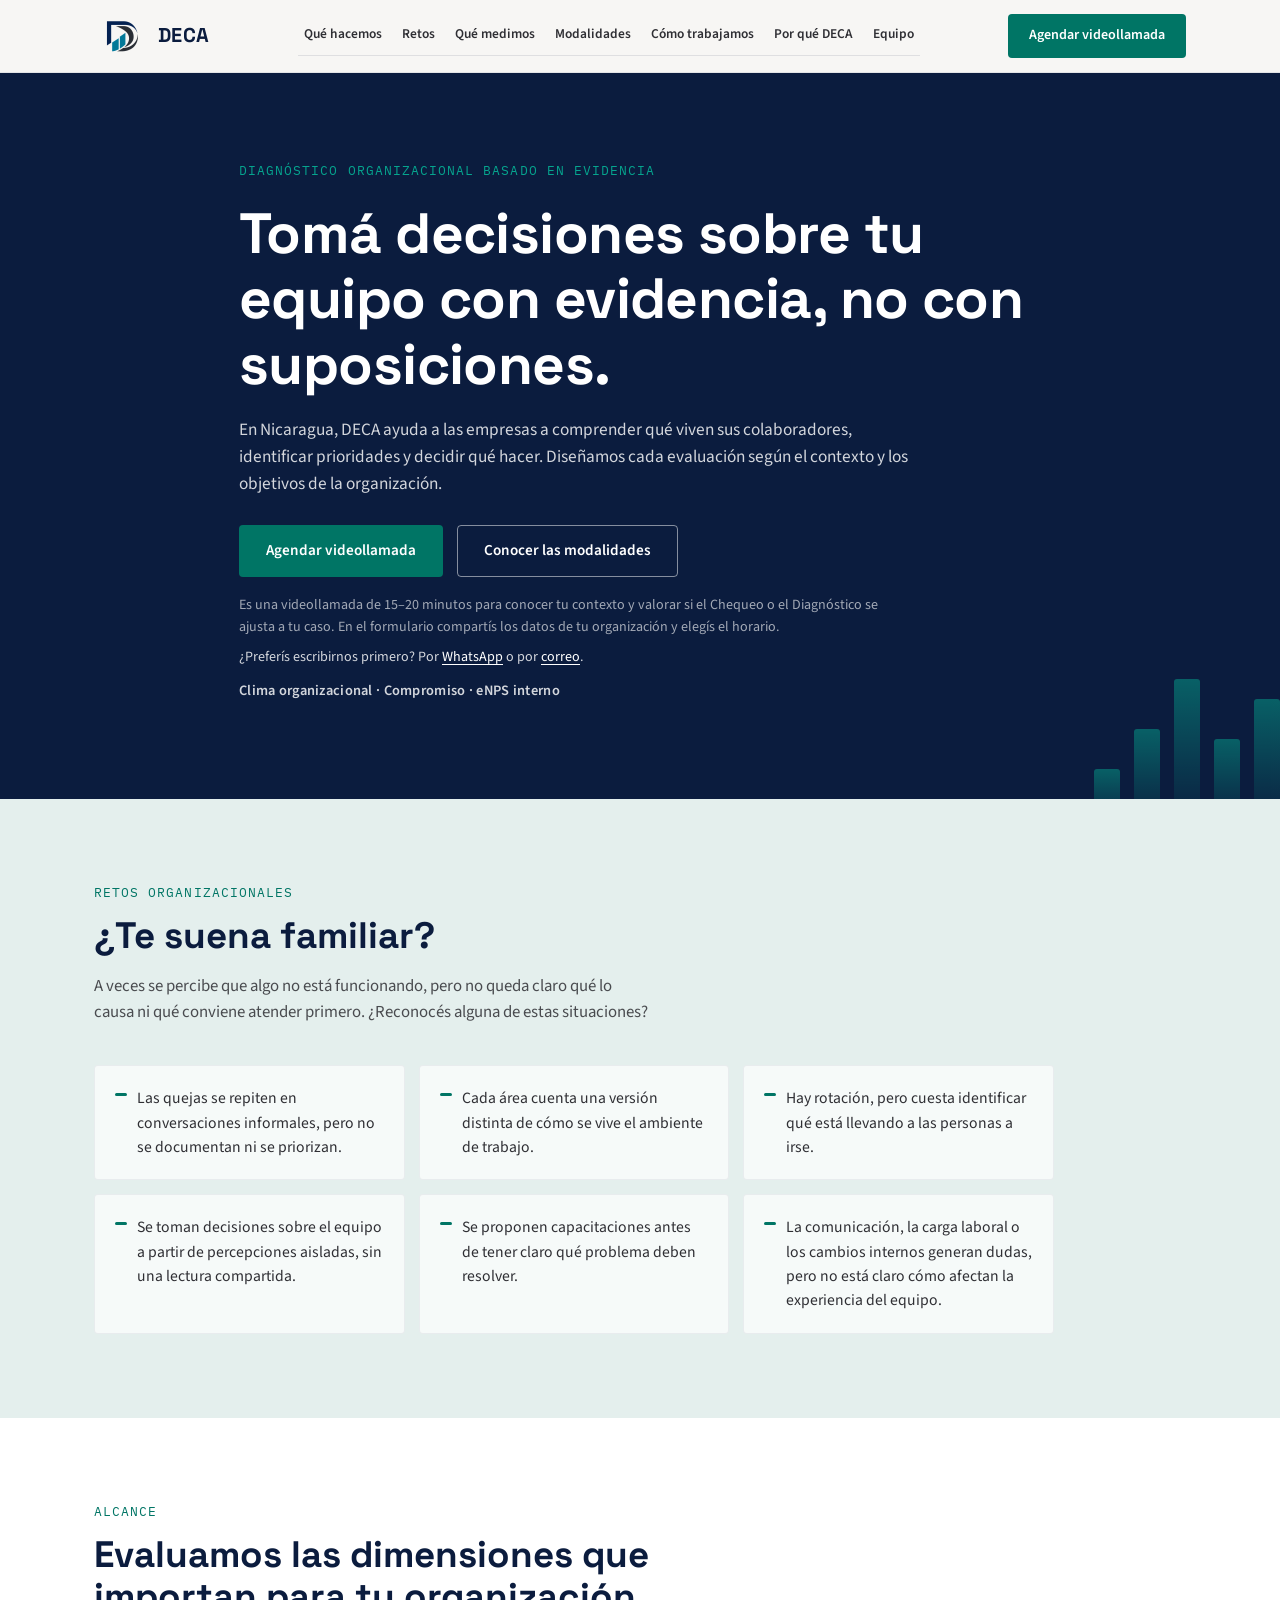
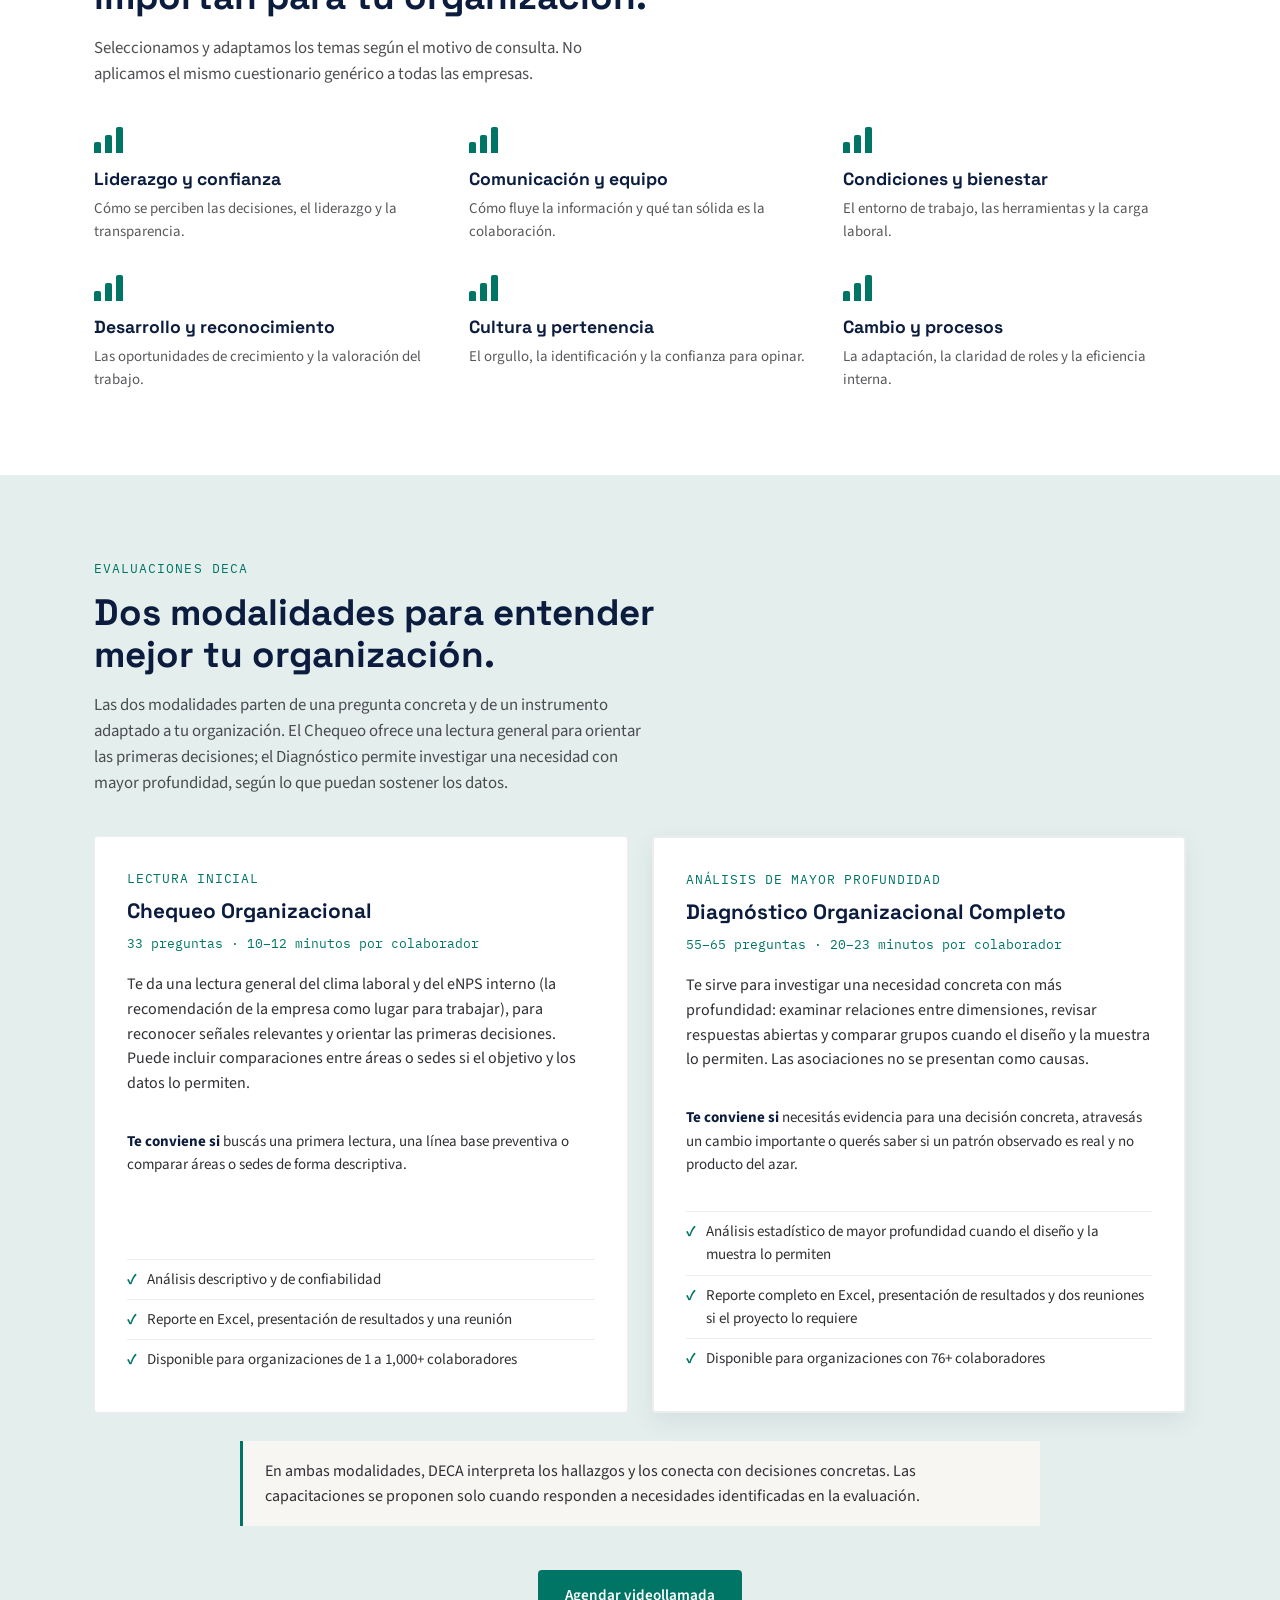
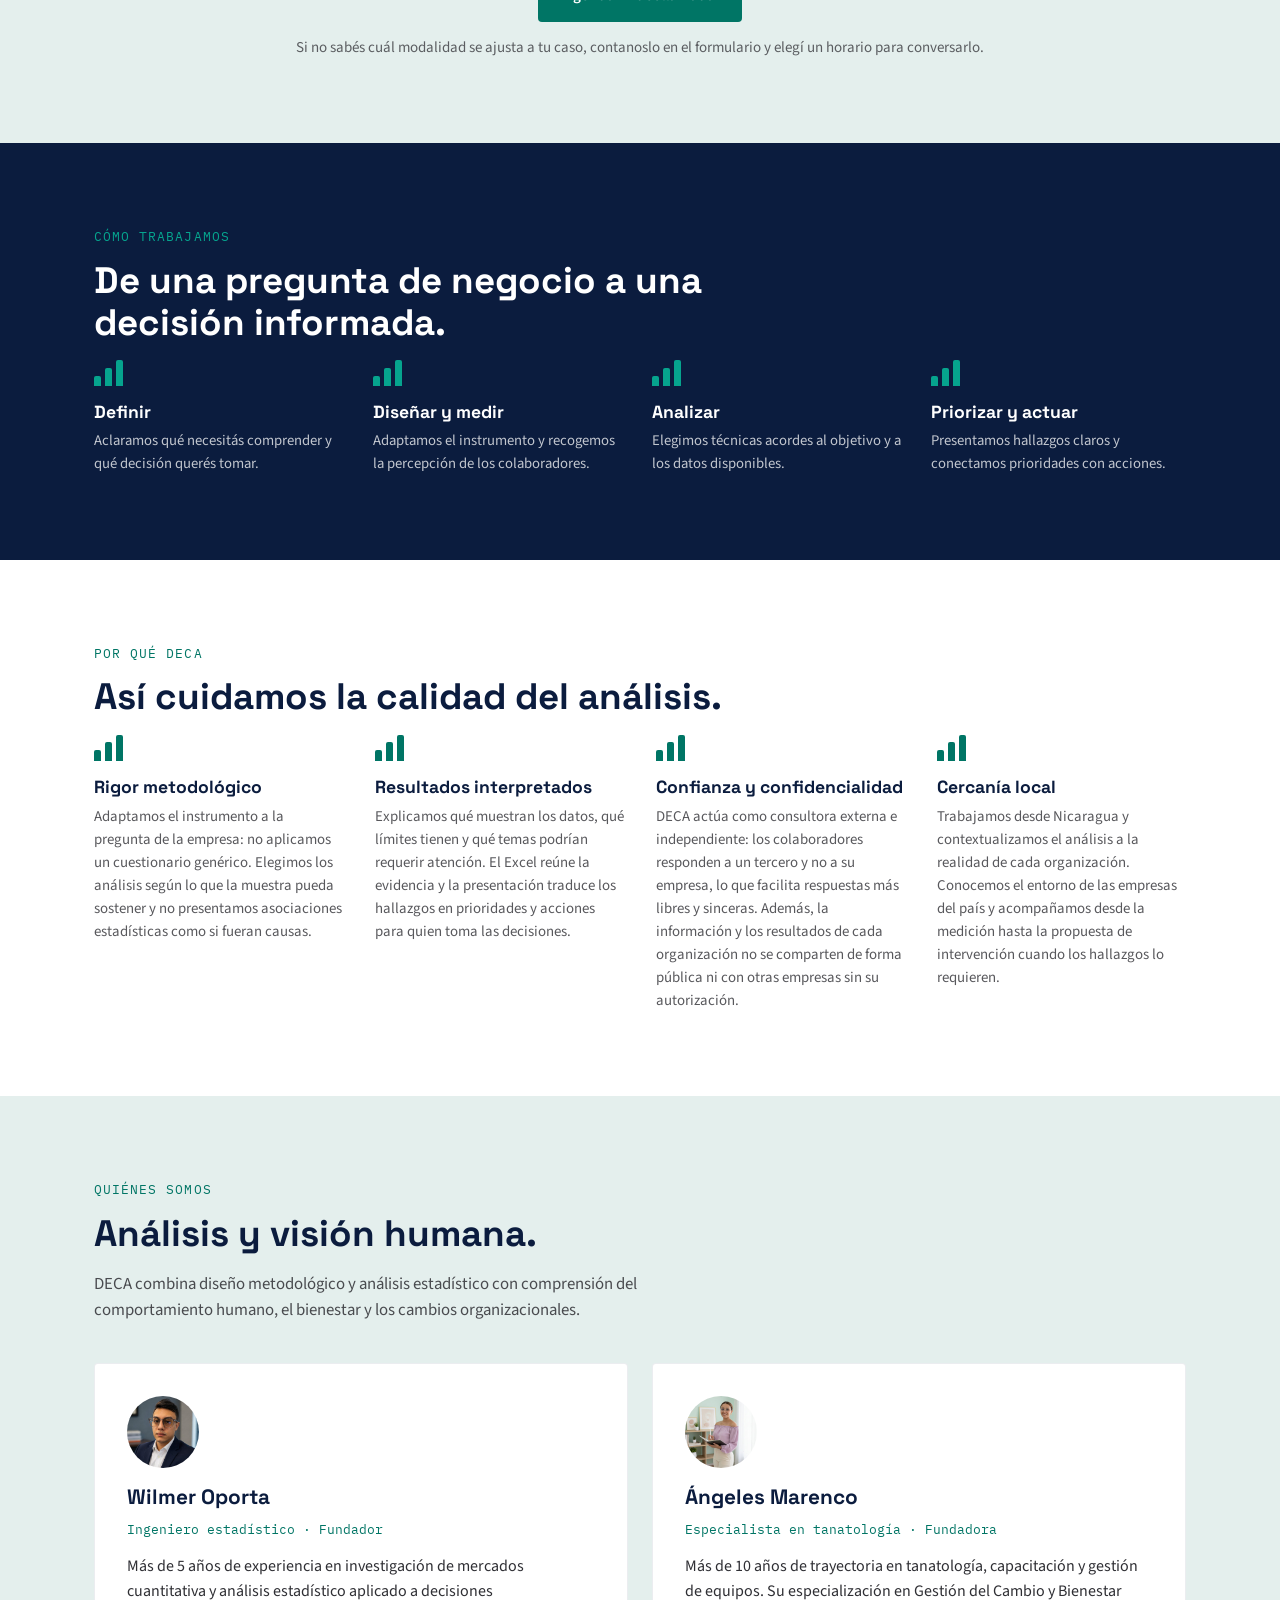
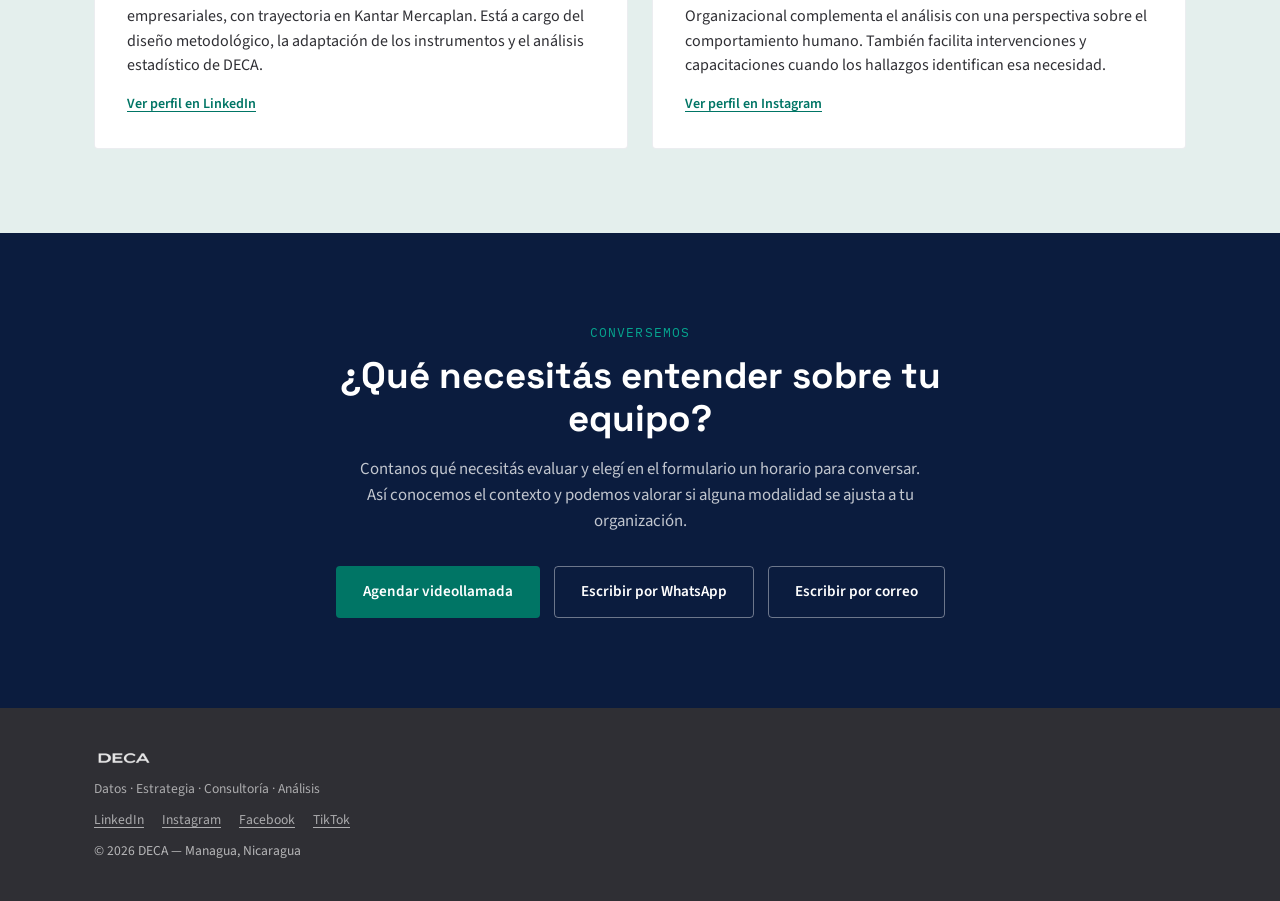
<file: index.html>
<!doctype html>
<html lang="es-NI">
<head>
  <meta charset="UTF-8">
  <meta name="viewport" content="width=device-width, initial-scale=1.0">
  <title>Diagnóstico organizacional en Nicaragua | DECA</title>
  <meta name="description" content="DECA ofrece diagnóstico organizacional y evaluación de clima laboral en Nicaragua. Medimos compromiso y eNPS para apoyar decisiones basadas en evidencia.">
  <meta name="theme-color" content="#0B1C3E">
  <meta property="og:type" content="website">
  <meta property="og:site_name" content="DECA">
  <meta property="og:locale" content="es_NI">
  <meta property="og:title" content="Diagnóstico organizacional en Nicaragua | DECA">
  <meta property="og:description" content="Convertí la percepción de tus colaboradores en evidencia para tomar decisiones organizacionales claras.">
  <meta property="og:url" content="https://wilmer-oporta.github.io/deca/">
  <meta property="og:image" content="https://wilmer-oporta.github.io/deca/assets/logo-full.png">
  <meta property="og:image:alt" content="Logotipo de DECA">
  <link rel="canonical" href="https://wilmer-oporta.github.io/deca/">
  <link rel="icon" type="image/png" sizes="48x48" href="assets/favicon-48.png">
  <link rel="icon" type="image/png" sizes="192x192" href="assets/favicon-192.png">
  <link rel="apple-touch-icon" sizes="180x180" href="assets/apple-touch-icon.png">
  <link rel="preconnect" href="https://fonts.googleapis.com">
  <link rel="preconnect" href="https://fonts.gstatic.com" crossorigin>
  <link href="https://fonts.googleapis.com/css2?family=Space+Grotesk:wght@400;500;600;700&family=Source+Sans+3:wght@400;500;600;700&family=IBM+Plex+Mono:wght@500&display=swap" rel="stylesheet">
  <link rel="stylesheet" href="style.css">

  <!-- Google tag (gtag.js) -->
  <script async src="https://www.googletagmanager.com/gtag/js?id=G-CRZ4WM6WJY"></script>
  <script>
    window.dataLayer = window.dataLayer || [];
    function gtag(){dataLayer.push(arguments);}
    gtag('js', new Date());
    gtag('config', 'G-CRZ4WM6WJY');
  </script>

  <script type="application/ld+json">
  {
    "@context": "https://schema.org",
    "@type": "Organization",
    "@id": "https://wilmer-oporta.github.io/deca/#organization",
    "name": "DECA",
    "alternateName": "Datos, Estrategia, Consultoría y Análisis",
    "url": "https://wilmer-oporta.github.io/deca/",
    "logo": {
      "@type": "ImageObject",
      "url": "https://wilmer-oporta.github.io/deca/assets/favicon-192.png",
      "width": 192,
      "height": 192
    },
    "description": "Firma nicaragüense especializada en diagnóstico organizacional, clima laboral y análisis basado en evidencia.",
    "email": "deca.investigacion@gmail.com",
    "telephone": "+50585721109",
    "sameAs": [
      "https://www.linkedin.com/company/deca-nicaragua/",
      "https://www.instagram.com/deca.investigacion/",
      "https://www.facebook.com/deca.investigacion",
      "https://www.tiktok.com/@laotravariablebydeca"
    ]
  }
  </script>
</head>
<body>
  <a class="skip-link" href="#contenido">Saltar al contenido</a>

  <header class="site-header">
    <div class="wrap header-inner">
      <a href="#inicio" class="brand" aria-label="DECA, inicio">
        <img src="assets/logo-icon.png" alt="" class="brand-mark" width="54" height="36">
        <span class="brand-word">DECA</span>
      </a>
      <nav class="site-nav" aria-label="Navegación principal">
        <a href="#inicio">Qué hacemos</a>
        <a href="#retos">Retos</a>
        <a href="#que-medimos">Qué medimos</a>
        <a href="#modalidades">Modalidades</a>
        <a href="#proceso">Cómo trabajamos</a>
        <a href="#por-que">Por qué DECA</a>
        <a href="#equipo">Equipo</a>
      </nav>
      <a href="https://tally.so/r/aQLp1y" class="btn btn-accent nav-cta" data-cta="nav_videollamada" target="_blank" rel="noopener noreferrer">Agendar videollamada</a>
    </div>
  </header>

  <main id="contenido">
    <section id="inicio" class="hero">
      <div class="wrap hero-inner">
        <p class="eyebrow">Diagnóstico organizacional basado en evidencia</p>
        <h1 class="hero-title">Tomá decisiones sobre tu equipo con evidencia, no con suposiciones.</h1>
        <p class="hero-sub">En Nicaragua, DECA ayuda a las empresas a comprender qué viven sus colaboradores, identificar prioridades y decidir qué hacer. Diseñamos cada evaluación según el contexto y los objetivos de la organización.</p>
        <div class="hero-actions">
          <a href="https://tally.so/r/aQLp1y" class="btn btn-accent" data-cta="hero_videollamada" target="_blank" rel="noopener noreferrer">Agendar videollamada</a>
          <a href="#modalidades" class="btn btn-ghost">Conocer las modalidades</a>
        </div>
        <p class="hero-caption">Es una videollamada de 15–20 minutos para conocer tu contexto y valorar si el Chequeo o el Diagnóstico se ajusta a tu caso. En el formulario compartís los datos de tu organización y elegís el horario.</p>
        <p class="hero-alt">¿Preferís escribirnos primero? Por <a href="https://wa.me/50585721109?text=Hola%2C%20vi%20la%20web%20de%20DECA%20y%20quiero%20saber%20m%C3%A1s%20sobre%20el%20servicio%20para%20mi%20empresa." data-cta="hero_whatsapp" target="_blank" rel="noopener noreferrer">WhatsApp</a> o por <a href="mailto:deca.investigacion@gmail.com" data-cta="hero_correo">correo</a>.</p>
        <p class="hero-proof">Clima organizacional · Compromiso · eNPS interno</p>
      </div>
      <div class="hero-bars" aria-hidden="true">
        <span></span><span></span><span></span><span></span><span></span><span></span>
      </div>
    </section>

    <section id="retos" class="section section-tint situation">
      <div class="wrap">
        <p class="section-eyebrow">Retos organizacionales</p>
        <h2 class="section-title">¿Te suena familiar?</h2>
        <p class="section-lead">A veces se percibe que algo no está funcionando, pero no queda claro qué lo causa ni qué conviene atender primero. ¿Reconocés alguna de estas situaciones?</p>
        <ul class="pain-list" aria-label="Situaciones que pueden señalar un reto organizacional">
          <li>Las quejas se repiten en conversaciones informales, pero no se documentan ni se priorizan.</li>
          <li>Cada área cuenta una versión distinta de cómo se vive el ambiente de trabajo.</li>
          <li>Hay rotación, pero cuesta identificar qué está llevando a las personas a irse.</li>
          <li>Se toman decisiones sobre el equipo a partir de percepciones aisladas, sin una lectura compartida.</li>
          <li>Se proponen capacitaciones antes de tener claro qué problema deben resolver.</li>
          <li>La comunicación, la carga laboral o los cambios internos generan dudas, pero no está claro cómo afectan la experiencia del equipo.</li>
        </ul>
      </div>
    </section>


    <section id="que-medimos" class="section">
      <div class="wrap">
        <p class="section-eyebrow">Alcance</p>
        <h2 class="section-title">Evaluamos las dimensiones que importan para tu organización.</h2>
        <p class="section-lead">Seleccionamos y adaptamos los temas según el motivo de consulta. No aplicamos el mismo cuestionario genérico a todas las empresas.</p>

        <div class="cards-6">
          <article class="pillar">
            <span class="pillar-bars" aria-hidden="true"><i></i><i></i><i></i></span>
            <h3>Liderazgo y confianza</h3>
            <p>Cómo se perciben las decisiones, el liderazgo y la transparencia.</p>
          </article>
          <article class="pillar">
            <span class="pillar-bars" aria-hidden="true"><i></i><i></i><i></i></span>
            <h3>Comunicación y equipo</h3>
            <p>Cómo fluye la información y qué tan sólida es la colaboración.</p>
          </article>
          <article class="pillar">
            <span class="pillar-bars" aria-hidden="true"><i></i><i></i><i></i></span>
            <h3>Condiciones y bienestar</h3>
            <p>El entorno de trabajo, las herramientas y la carga laboral.</p>
          </article>
          <article class="pillar">
            <span class="pillar-bars" aria-hidden="true"><i></i><i></i><i></i></span>
            <h3>Desarrollo y reconocimiento</h3>
            <p>Las oportunidades de crecimiento y la valoración del trabajo.</p>
          </article>
          <article class="pillar">
            <span class="pillar-bars" aria-hidden="true"><i></i><i></i><i></i></span>
            <h3>Cultura y pertenencia</h3>
            <p>El orgullo, la identificación y la confianza para opinar.</p>
          </article>
          <article class="pillar">
            <span class="pillar-bars" aria-hidden="true"><i></i><i></i><i></i></span>
            <h3>Cambio y procesos</h3>
            <p>La adaptación, la claridad de roles y la eficiencia interna.</p>
          </article>
        </div>
      </div>
    </section>

    <section id="modalidades" class="section section-tint">
      <div class="wrap">
        <p class="section-eyebrow">Evaluaciones DECA</p>
        <h2 class="section-title">Dos modalidades para entender mejor tu organización.</h2>
        <p class="section-lead">Las dos modalidades parten de una pregunta concreta y de un instrumento adaptado a tu organización. El Chequeo ofrece una lectura general para orientar las primeras decisiones; el Diagnóstico permite investigar una necesidad con mayor profundidad, según lo que puedan sostener los datos.</p>

        <div class="cards-2 service-cards">
          <article class="card service-card">
            <p class="service-kicker">Lectura inicial</p>
            <h3>Chequeo Organizacional</h3>
            <p class="card-note">33 preguntas · 10–12 minutos por colaborador</p>
            <p>Te da una lectura general del clima laboral y del eNPS interno (la recomendación de la empresa como lugar para trabajar), para reconocer señales relevantes y orientar las primeras decisiones. Puede incluir comparaciones entre áreas o sedes si el objetivo y los datos lo permiten.</p>
            <p class="service-fit"><strong>Te conviene si</strong> buscás una primera lectura, una línea base preventiva o comparar áreas o sedes de forma descriptiva.</p>
            <ul class="feature-list">
              <li>Análisis descriptivo y de confiabilidad</li>
              <li>Reporte en Excel, presentación de resultados y una reunión</li>
              <li>Disponible para organizaciones de 1 a 1,000+ colaboradores</li>
            </ul>
          </article>

          <article class="card service-card card-featured">
            <p class="service-kicker">Análisis de mayor profundidad</p>
            <h3>Diagnóstico Organizacional Completo</h3>
            <p class="card-note">55–65 preguntas · 20–23 minutos por colaborador</p>
            <p>Te sirve para investigar una necesidad concreta con más profundidad: examinar relaciones entre dimensiones, revisar respuestas abiertas y comparar grupos cuando el diseño y la muestra lo permiten. Las asociaciones no se presentan como causas.</p>
            <p class="service-fit"><strong>Te conviene si</strong> necesitás evidencia para una decisión concreta, atravesás un cambio importante o querés saber si un patrón observado es real y no producto del azar.</p>
            <ul class="feature-list">
              <li>Análisis estadístico de mayor profundidad cuando el diseño y la muestra lo permiten</li>
              <li>Reporte completo en Excel, presentación de resultados y dos reuniones si el proyecto lo requiere</li>
              <li>Disponible para organizaciones con 76+ colaboradores</li>
            </ul>
          </article>
        </div>

        <div class="service-note">
          <p>En ambas modalidades, DECA interpreta los hallazgos y los conecta con decisiones concretas. Las capacitaciones se proponen solo cuando responden a necesidades identificadas en la evaluación.</p>
        </div>
        <div class="cta-block">
          <a href="https://tally.so/r/aQLp1y" class="btn btn-accent" data-cta="modalidades_videollamada" target="_blank" rel="noopener noreferrer">Agendar videollamada</a>
          <p>Si no sabés cuál modalidad se ajusta a tu caso, contanoslo en el formulario y elegí un horario para conversarlo.</p>
        </div>
      </div>
    </section>

    <section id="proceso" class="section section-dark">
      <div class="wrap">
        <p class="section-eyebrow">Cómo trabajamos</p>
        <h2 class="section-title">De una pregunta de negocio a una decisión informada.</h2>

        <ol class="flow">
          <li class="flow-step">
            <span class="flow-bars" aria-hidden="true"><i></i><i></i><i></i></span>
            <h3>Definir</h3>
            <p>Aclaramos qué necesitás comprender y qué decisión querés tomar.</p>
          </li>
          <li class="flow-step">
            <span class="flow-bars" aria-hidden="true"><i></i><i></i><i></i></span>
            <h3>Diseñar y medir</h3>
            <p>Adaptamos el instrumento y recogemos la percepción de los colaboradores.</p>
          </li>
          <li class="flow-step">
            <span class="flow-bars" aria-hidden="true"><i></i><i></i><i></i></span>
            <h3>Analizar</h3>
            <p>Elegimos técnicas acordes al objetivo y a los datos disponibles.</p>
          </li>
          <li class="flow-step">
            <span class="flow-bars" aria-hidden="true"><i></i><i></i><i></i></span>
            <h3>Priorizar y actuar</h3>
            <p>Presentamos hallazgos claros y conectamos prioridades con acciones.</p>
          </li>
        </ol>
      </div>
    </section>

    <section id="por-que" class="section">
      <div class="wrap">
        <p class="section-eyebrow">Por qué DECA</p>
        <h2 class="section-title">Así cuidamos la calidad del análisis.</h2>

        <div class="cards-4">
          <article class="pillar">
            <span class="pillar-bars" aria-hidden="true"><i></i><i></i><i></i></span>
            <h3>Rigor metodológico</h3>
            <p>Adaptamos el instrumento a la pregunta de la empresa: no aplicamos un cuestionario genérico. Elegimos los análisis según lo que la muestra pueda sostener y no presentamos asociaciones estadísticas como si fueran causas.</p>
          </article>
          <article class="pillar">
            <span class="pillar-bars" aria-hidden="true"><i></i><i></i><i></i></span>
            <h3>Resultados interpretados</h3>
            <p>Explicamos qué muestran los datos, qué límites tienen y qué temas podrían requerir atención. El Excel reúne la evidencia y la presentación traduce los hallazgos en prioridades y acciones para quien toma las decisiones.</p>
          </article>
          <article class="pillar">
            <span class="pillar-bars" aria-hidden="true"><i></i><i></i><i></i></span>
            <h3>Confianza y confidencialidad</h3>
            <p>DECA actúa como consultora externa e independiente: los colaboradores responden a un tercero y no a su empresa, lo que facilita respuestas más libres y sinceras. Además, la información y los resultados de cada organización no se comparten de forma pública ni con otras empresas sin su autorización.</p>
          </article>
          <article class="pillar">
            <span class="pillar-bars" aria-hidden="true"><i></i><i></i><i></i></span>
            <h3>Cercanía local</h3>
            <p>Trabajamos desde Nicaragua y contextualizamos el análisis a la realidad de cada organización. Conocemos el entorno de las empresas del país y acompañamos desde la medición hasta la propuesta de intervención cuando los hallazgos lo requieren.</p>
          </article>
        </div>
      </div>
    </section>

    <section id="equipo" class="section section-tint">
      <div class="wrap">
        <p class="section-eyebrow">Quiénes somos</p>
        <h2 class="section-title">Análisis y visión humana.</h2>
        <p class="section-lead">DECA combina diseño metodológico y análisis estadístico con comprensión del comportamiento humano, el bienestar y los cambios organizacionales.</p>

        <div class="cards-2">
          <article class="card person">
            <img src="assets/wilmer-oporta-deca.jpg" alt="Wilmer Oporta, fundador de DECA" class="person-photo" width="72" height="72" loading="lazy">
            <h3>Wilmer Oporta</h3>
            <p class="person-role">Ingeniero estadístico · Fundador</p>
            <p>Más de 5 años de experiencia en investigación de mercados cuantitativa y análisis estadístico aplicado a decisiones empresariales, con trayectoria en Kantar Mercaplan. Está a cargo del diseño metodológico, la adaptación de los instrumentos y el análisis estadístico de DECA.</p>
            <p class="person-link"><a href="https://www.linkedin.com/in/wilmer-oporta/" data-cta="equipo_linkedin_wilmer" target="_blank" rel="noopener noreferrer" aria-label="Ver perfil en LinkedIn de Wilmer Oporta">Ver perfil en LinkedIn</a></p>
          </article>
          <article class="card person">
            <img src="assets/angeles-marenco-deca.jpg" alt="Ángeles Marenco, fundadora de DECA" class="person-photo" width="72" height="72" loading="lazy">
            <h3>Ángeles Marenco</h3>
            <p class="person-role">Especialista en tanatología · Fundadora</p>
            <p>Más de 10 años de trayectoria en tanatología, capacitación y gestión de equipos. Su especialización en Gestión del Cambio y Bienestar Organizacional complementa el análisis con una perspectiva sobre el comportamiento humano. También facilita intervenciones y capacitaciones cuando los hallazgos identifican esa necesidad.</p>
            <p class="person-link"><a href="https://www.instagram.com/dueloconsciente.11/" data-cta="equipo_instagram_angeles" target="_blank" rel="noopener noreferrer" aria-label="Ver perfil en Instagram de Ángeles Marenco">Ver perfil en Instagram</a></p>
          </article>
        </div>
      </div>
    </section>

    <section id="contacto" class="section-dark contact">
      <div class="wrap contact-inner">
        <p class="section-eyebrow">Conversemos</p>
        <h2 class="section-title">¿Qué necesitás entender sobre tu equipo?</h2>
        <p class="section-lead">Contanos qué necesitás evaluar y elegí en el formulario un horario para conversar. Así conocemos el contexto y podemos valorar si alguna modalidad se ajusta a tu organización.</p>
        <div class="contact-links">
          <a href="https://tally.so/r/aQLp1y" class="btn btn-accent" data-cta="contacto_videollamada" target="_blank" rel="noopener noreferrer">Agendar videollamada</a>
          <a href="https://wa.me/50585721109" class="btn btn-ghost-light" data-cta="contacto_whatsapp" target="_blank" rel="noopener noreferrer" aria-label="Escribir por WhatsApp">Escribir por WhatsApp</a>
          <a href="mailto:deca.investigacion@gmail.com" class="btn btn-ghost-light" data-cta="contacto_correo">Escribir por correo</a>
        </div>
      </div>
    </section>
  </main>

  <footer class="site-footer">
    <div class="wrap footer-inner">
      <img src="assets/logo-wordmark.png" alt="DECA" class="footer-logo" width="60" height="20" loading="lazy">
      <p>Datos · Estrategia · Consultoría · Análisis</p>
      <nav class="footer-social" aria-label="Redes sociales">
        <a href="https://www.linkedin.com/company/deca-nicaragua/" target="_blank" rel="noopener noreferrer">LinkedIn</a>
        <a href="https://www.instagram.com/deca.investigacion/" target="_blank" rel="noopener noreferrer">Instagram</a>
        <a href="https://www.facebook.com/deca.investigacion" target="_blank" rel="noopener noreferrer">Facebook</a>
        <a href="https://www.tiktok.com/@laotravariablebydeca" target="_blank" rel="noopener noreferrer">TikTok</a>
      </nav>
      <p class="footer-copy">© <span id="year"></span> DECA — Managua, Nicaragua</p>
    </div>
  </footer>

  <script>document.getElementById('year').textContent = new Date().getFullYear();</script>
  <script>
    // Medición de clics en botones de contacto y enlaces del equipo (GA4: evento cta_click)
    document.addEventListener('click', function (e) {
      var a = e.target && e.target.closest ? e.target.closest('a[data-cta]') : null;
      if (!a || typeof gtag !== 'function') return;
      try {
        gtag('event', 'cta_click', { cta_name: a.getAttribute('data-cta'), link_url: a.href, transport_type: 'beacon' });
      } catch (err) {}
    });
  </script>
</body>
</html>
</file>
<file: style.css>
/* =========================================================
   DECA — Design tokens
   ========================================================= */
:root {
  --navy: #0B1C3E;
  --navy-soft: #16294f;
  --charcoal: #2F2F34;
  --teal: #007565;
  --teal-soft: #06a48e;
  --paper: #F7F6F3;
  --tint: #E4EFED;
  --white: #FFFFFF;

  --font-display: 'Space Grotesk', system-ui, sans-serif;
  --font-body: 'Source Sans 3', system-ui, sans-serif;
  --font-mono: 'IBM Plex Mono', ui-monospace, monospace;

  --max: 1140px;
  --radius: 4px;
}

* { box-sizing: border-box; }
html { scroll-behavior: smooth; }
@media (prefers-reduced-motion: reduce) {
  html { scroll-behavior: auto; }
  * { animation-duration: 0.001ms !important; transition-duration: 0.001ms !important; }
}

body {
  margin: 0;
  font-family: var(--font-body);
  color: var(--charcoal);
  background: var(--white);
  line-height: 1.55;
  -webkit-font-smoothing: antialiased;
}

h1, h2, h3 {
  font-family: var(--font-display);
  color: var(--navy);
  line-height: 1.15;
  margin: 0;
}

p { margin: 0 0 1em; }
ul, ol { margin: 0; padding: 0; }

a { color: inherit; text-decoration: none; }

:focus-visible {
  outline: 3px solid var(--teal);
  outline-offset: 3px;
}

.wrap {
  max-width: var(--max);
  margin: 0 auto;
  padding: 0 24px;
}

.skip-link {
  position: absolute;
  left: -9999px;
  top: 0;
  background: var(--teal);
  color: var(--white);
  padding: 12px 20px;
  z-index: 100;
}
.skip-link:focus { left: 16px; top: 16px; }

/* =========================================================
   Buttons
   ========================================================= */
.btn {
  display: inline-block;
  font-family: var(--font-body);
  font-weight: 600;
  font-size: 0.95rem;
  padding: 13px 26px;
  border-radius: var(--radius);
  border: 1.5px solid transparent;
  transition: transform 0.15s ease, background 0.15s ease, border-color 0.15s ease;
}
.btn:hover { transform: translateY(-1px); }

.btn-accent {
  background: var(--teal);
  color: var(--white);
}
.btn-accent:hover { background: #006f5f; }

.btn-ghost {
  background: transparent;
  color: var(--navy);
  border-color: var(--navy);
}
.btn-ghost:hover { background: var(--navy); color: var(--white); }

.btn-ghost-light {
  background: transparent;
  color: var(--white);
  border-color: rgba(255,255,255,0.4);
}
.btn-ghost-light:hover { border-color: var(--white); }

/* =========================================================
   Header
   ========================================================= */
.site-header {
  position: sticky;
  top: 0;
  z-index: 50;
  background: rgba(247,246,243,0.92);
  backdrop-filter: blur(8px);
  border-bottom: 1px solid rgba(11,28,62,0.08);
}
.header-inner {
  display: flex;
  align-items: center;
  justify-content: space-between;
  flex-wrap: wrap;
  padding-top: 14px;
  padding-bottom: 14px;
  gap: 20px;
}
.brand {
  display: flex;
  align-items: center;
  gap: 10px;
  flex-shrink: 0;
  order: 1;
}
.brand-mark {
  display: block;
  width: 54px;
  height: 36px;
  object-fit: contain;
  flex: 0 0 auto;
}
.brand-word {
  font-family: var(--font-display);
  font-weight: 700;
  font-size: 1.25rem;
  color: var(--navy);
  letter-spacing: 0.02em;
}
.site-nav {
  display: flex;
  order: 3;
  flex: 1 0 100%;
  gap: 4px;
  min-width: 0;
  margin: -8px 0 -6px;
  padding: 0 0 3px;
  overflow-x: auto;
  scrollbar-width: thin;
  scrollbar-color: var(--teal) rgba(11,28,62,0.08);
  border-bottom: 1px solid rgba(11,28,62,0.1);
  font-size: 0.82rem;
  font-weight: 600;
  color: var(--charcoal);
  white-space: nowrap;
}
.site-nav::-webkit-scrollbar { height: 4px; }
.site-nav::-webkit-scrollbar-thumb { background: var(--teal); border-radius: 4px; }
.site-nav::-webkit-scrollbar-track { background: rgba(11,28,62,0.08); }
.site-nav a {
  flex: 0 0 auto;
  padding: 8px 10px;
  border-bottom: 2px solid transparent;
}
.site-nav a:hover { color: var(--teal); border-bottom-color: var(--teal); }

.nav-cta { order: 2; margin-left: auto; }
@media (min-width: 1120px) {
  .header-inner { flex-wrap: nowrap; }
  .site-nav {
    order: 2;
    flex: 0 1 auto;
    justify-content: center;
    gap: 8px;
    margin: 0;
    padding: 0;
    overflow: visible;
    font-size: 0.84rem;
  }
  .site-nav a { padding: 8px 6px; }
  .nav-cta { order: 3; margin-left: 0; }
  .section[id] { scroll-margin-top: 84px; }
}
.nav-cta { flex-shrink: 0; padding: 10px 20px; font-size: 0.88rem; }

/* =========================================================
   Hero
   ========================================================= */
.hero {
  position: relative;
  background: var(--navy);
  color: var(--white);
  overflow: hidden;
  padding: 88px 0 96px;
}
.hero-inner { position: relative; z-index: 2; max-width: 850px; }

.eyebrow {
  font-family: var(--font-mono);
  font-size: 0.82rem;
  letter-spacing: 0.08em;
  text-transform: uppercase;
  color: var(--teal-soft);
  margin: 0 0 20px;
}

.hero-title {
  font-size: clamp(2.15rem, 5vw, 3.55rem);
  color: var(--white);
  margin-bottom: 20px;
  letter-spacing: -0.01em;
  max-width: 790px;
}

.hero-sub {
  font-size: 1.08rem;
  color: rgba(255,255,255,0.82);
  max-width: 680px;
  margin-bottom: 28px;
}

.hero-actions { display: flex; flex-wrap: wrap; gap: 14px; }
.hero-caption {
  margin: 18px 0 0;
  color: rgba(255,255,255,0.62);
  font-size: 0.88rem;
  max-width: 640px;
}
.hero-proof {
  margin: 12px 0 0;
  color: rgba(255,255,255,0.82);
  font-size: 0.9rem;
  font-weight: 600;
  letter-spacing: 0.02em;
}
.hero .btn-ghost { color: var(--white); border-color: rgba(255,255,255,0.5); }
.hero .btn-ghost:hover { background: var(--white); color: var(--navy); }

.hero-bars {
  position: absolute;
  right: -40px;
  bottom: -30px;
  display: flex;
  align-items: flex-end;
  gap: 14px;
  z-index: 1;
  opacity: 0.5;
}
.hero-bars span {
  display: block;
  width: 26px;
  background: linear-gradient(180deg, var(--teal-soft), transparent);
  border-radius: 3px 3px 0 0;
}
.hero-bars span:nth-child(1) { height: 60px; }
.hero-bars span:nth-child(2) { height: 100px; }
.hero-bars span:nth-child(3) { height: 150px; }
.hero-bars span:nth-child(4) { height: 90px; }
.hero-bars span:nth-child(5) { height: 130px; }
.hero-bars span:nth-child(6) { height: 70px; }

@media (max-width: 640px) {
  .hero-bars { display: none; }
}

/* =========================================================
   Sections — shared
   ========================================================= */
.section { padding: 84px 0; }
.section[id] { scroll-margin-top: 118px; }
.section-dark { background: var(--navy); color: rgba(255,255,255,0.88); }
.section-dark h2, .section-dark h3 { color: var(--white); }
.section-tint { background: var(--tint); }

.section-eyebrow {
  font-family: var(--font-mono);
  font-size: 0.82rem;
  letter-spacing: 0.08em;
  text-transform: uppercase;
  color: var(--teal);
  margin-bottom: 12px;
}
.section-dark .section-eyebrow { color: var(--teal-soft); }

.section-title {
  font-size: clamp(1.6rem, 3.2vw, 2.3rem);
  margin-bottom: 16px;
  max-width: 640px;
}

.section-lead {
  font-size: 1.05rem;
  max-width: 560px;
  color: var(--charcoal);
  opacity: 0.85;
  margin-bottom: 40px;
}
.section-dark .section-lead { color: rgba(255,255,255,0.75); opacity: 1; }

/* =========================================================
   Cards
   ========================================================= */
.cards-2 {
  display: grid;
  grid-template-columns: 1fr;
  gap: 24px;
}
@media (min-width: 760px) {
  .cards-2 { grid-template-columns: 1fr 1fr; }
}

.card {
  background: var(--white);
  border: 1px solid rgba(11,28,62,0.1);
  border-radius: var(--radius);
  padding: 32px;
}
.section-tint .card { border-color: rgba(11,28,62,0.08); }

.card h3 {
  font-size: 1.3rem;
  margin-bottom: 10px;
}

.service-card {
  display: flex;
  flex-direction: column;
  align-items: flex-start;
  height: 100%;
}
.service-card > p:not(.service-kicker):not(.card-note) { margin-top: 18px; }
.service-kicker {
  margin: 0 0 10px;
  font-family: var(--font-mono);
  font-size: 0.82rem;
  letter-spacing: 0.06em;
  text-transform: uppercase;
  color: var(--teal);
}
.service-card .card-note { margin-bottom: 0; }
.feature-list {
  list-style: none;
  margin-top: auto;
  padding-top: 20px;
  width: 100%;
}
.feature-list li {
  position: relative;
  padding: 8px 0 8px 20px;
  border-top: 1px solid rgba(11,28,62,0.08);
  font-size: 0.94rem;
}
.feature-list li::before {
  content: "✓";
  position: absolute;
  left: 0;
  color: var(--teal);
  font-weight: 700;
}
.service-note {
  max-width: 800px;
  margin: 28px auto 0;
  padding: 18px 22px;
  border-left: 3px solid var(--teal);
  background: var(--paper);
  color: var(--charcoal);
}
.service-note p { margin: 0; }

.card-note {
  font-family: var(--font-mono);
  font-size: 0.82rem;
  color: var(--teal);
  margin-bottom: 0;
}

.person-role {
  font-family: var(--font-mono);
  font-size: 0.82rem;
  color: var(--teal);
  margin-bottom: 14px;
}

/* =========================================================
   Método — flow
   ========================================================= */
.flow {
  list-style: none;
  display: grid;
  grid-template-columns: 1fr;
  gap: 36px;
  counter-reset: step;
}
@media (min-width: 760px) {
  .flow { grid-template-columns: repeat(4, 1fr); gap: 24px; }
}

.flow-step h3 { font-size: 1.1rem; margin-bottom: 8px; }
.flow-step p { font-size: 0.92rem; color: rgba(255,255,255,0.75); margin-bottom: 0; }

.flow-bars, .pillar-bars {
  display: flex;
  align-items: flex-end;
  gap: 4px;
  height: 26px;
  margin-bottom: 16px;
}
.flow-bars i, .pillar-bars i {
  display: block;
  width: 7px;
  background: var(--teal-soft);
  border-radius: 2px 2px 0 0;
}
.flow-bars i:nth-child(1), .pillar-bars i:nth-child(1) { height: 40%; }
.flow-bars i:nth-child(2), .pillar-bars i:nth-child(2) { height: 70%; }
.flow-bars i:nth-child(3), .pillar-bars i:nth-child(3) { height: 100%; }
.pillar-bars i { background: var(--teal); }

/* =========================================================
   Por qué — pillars
   ========================================================= */
.cards-4 {
  display: grid;
  grid-template-columns: 1fr;
  gap: 32px;
}
@media (min-width: 640px) {
  .cards-4 { grid-template-columns: 1fr 1fr; }
}
@media (min-width: 1000px) {
  .cards-4 { grid-template-columns: repeat(4, 1fr); }
}
.pillar h3 { font-size: 1.1rem; margin-bottom: 8px; }
.pillar p { font-size: 0.93rem; opacity: 0.8; margin-bottom: 0; }

/* =========================================================
   Contacto
   ========================================================= */
.contact { padding: 90px 0; }
.contact-inner { text-align: center; }
.contact .section-title, .contact .section-lead { margin-left: auto; margin-right: auto; }
.contact .section-lead { margin-bottom: 32px; }
.contact-links {
  display: flex;
  flex-wrap: wrap;
  gap: 14px;
  justify-content: center;
}

/* =========================================================
   Qué medimos — grid de 6
   ========================================================= */
.cards-6 {
  display: grid;
  grid-template-columns: 1fr;
  gap: 32px;
}
@media (min-width: 640px) {
  .cards-6 { grid-template-columns: 1fr 1fr; }
}
@media (min-width: 1000px) {
  .cards-6 { grid-template-columns: repeat(3, 1fr); }
}

/* =========================================================
   Modalidades — comparación de dos opciones
   ========================================================= */
.card-featured {
  border-color: var(--teal);
  border-width: 2px;
  box-shadow: 0 8px 24px rgba(11,28,62,0.08);
}
.cta-block {
  margin-top: 44px;
  text-align: center;
}
.cta-block p {
  margin: 14px 0 0;
  color: rgba(47,47,52,0.76);
  font-size: 0.94rem;
}

/* =========================================================
   Foto de equipo
   ========================================================= */
.person-photo {
  width: 72px;
  height: 72px;
  border-radius: 50%;
  object-fit: cover;
  margin-bottom: 18px;
  display: block;
}

/* =========================================================
   Bloque de dolor (PAS)
   ========================================================= */
.pain-list {
  list-style: none;
  margin: 28px 0 0;
  padding: 0;
  display: grid;
  grid-template-columns: 1fr;
  gap: 14px;
  max-width: 960px;
}
@media (min-width: 700px) {
  .pain-list { grid-template-columns: repeat(3, 1fr); }
}
.pain-list li {
  position: relative;
  margin: 0;
  padding: 20px 20px 20px 42px;
  background: rgba(255,255,255,0.68);
  border: 1px solid rgba(11,28,62,0.06);
  border-radius: var(--radius);
  font-size: 0.98rem;
}
.pain-list li::before {
  content: "";
  position: absolute;
  left: 20px;
  top: 27px;
  width: 12px;
  height: 3px;
  background: var(--teal);
  border-radius: 2px;
}

/* =========================================================
   Footer
   ========================================================= */
.site-footer {
  background: var(--charcoal);
  color: rgba(255,255,255,0.6);
  padding: 40px 0;
}
.footer-inner {
  display: flex;
  flex-direction: column;
  align-items: flex-start;
  gap: 10px;
  font-size: 0.85rem;
}
.footer-inner > p { margin: 0; }
.footer-social { display: flex; flex-wrap: wrap; gap: 18px; }
.footer-social a { text-decoration: underline; text-underline-offset: 3px; }
.footer-social a:hover { color: var(--white); }
.footer-logo {
  display: block;
  width: 60px;
  height: 20px;
  object-fit: contain;
  opacity: 0.9;
}
.footer-copy { color: rgba(255,255,255,0.65); margin: 0; }

@media (max-width: 520px) {
  .wrap { padding: 0 20px; }
  .header-inner { gap: 12px; }
  .nav-cta { padding: 9px 12px; font-size: 0.82rem; }
  .hero { padding: 68px 0 74px; }
  .hero-title { font-size: clamp(2rem, 9vw, 2.65rem); }
  .section { padding: 68px 0; }
  .card { padding: 26px 22px; }
  .cta-block p { max-width: 300px; margin: 14px auto 0; }
}


/* =========================================================
   Ajustes de la auditoría (decisiones 1–7)
   ========================================================= */
.hero-alt {
  margin: 8px 0 0;
  color: rgba(255,255,255,0.82);
  font-size: 0.88rem;
  max-width: 640px;
}
.hero-alt a { color: var(--white); text-decoration: underline; text-underline-offset: 3px; }
.hero-alt a:hover { color: var(--teal-soft); }
.service-fit { font-size: 0.94rem; }
.service-fit strong { color: var(--navy); }
.person-link { margin: 12px 0 0; font-size: 0.88rem; font-weight: 600; }
.person-link a { color: var(--teal); text-decoration: underline; text-underline-offset: 3px; }
.person-link a:hover { color: var(--navy); }
</file>
